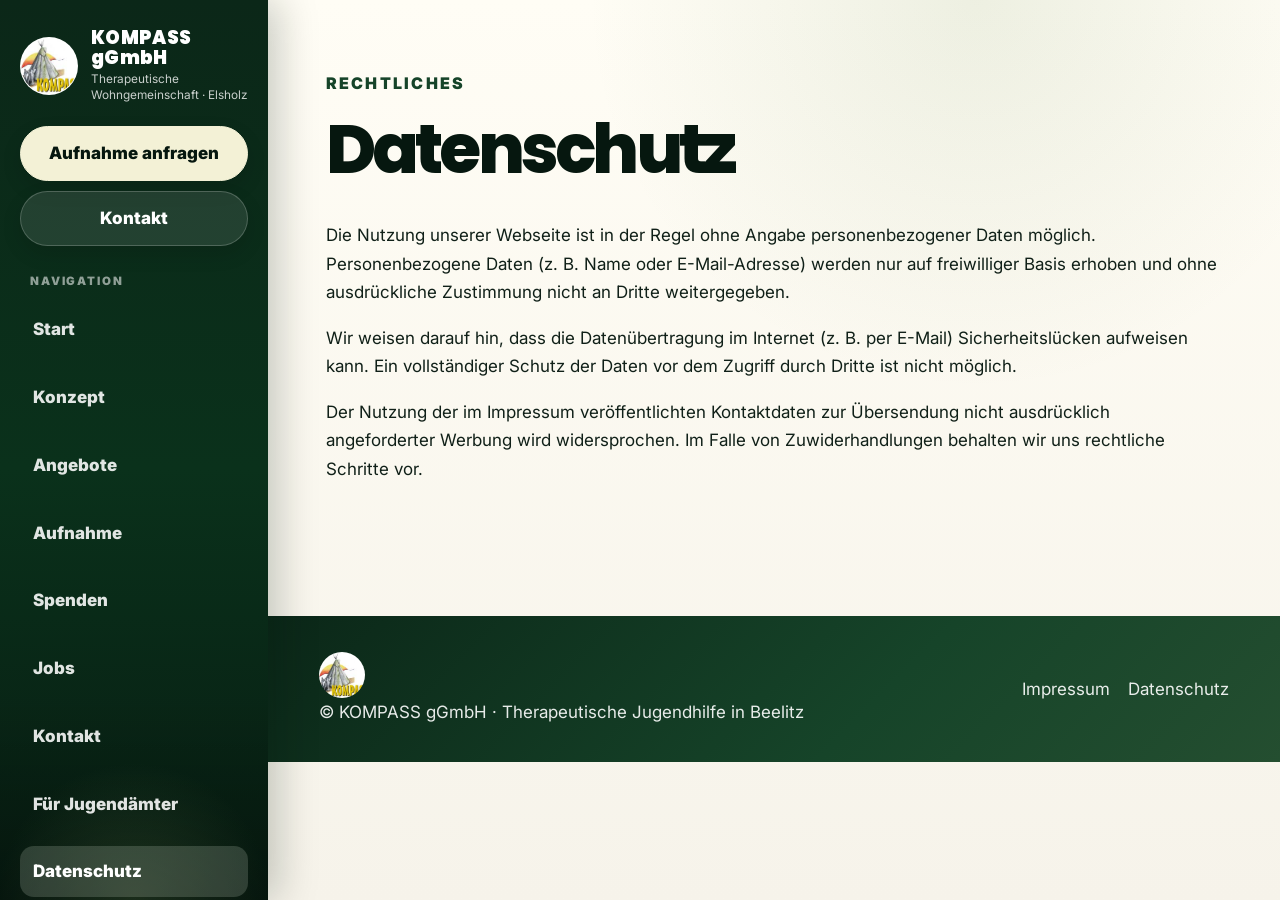
<file: datenschutz.html>
<!DOCTYPE html>

<html lang="de">
<head>
<meta charset="utf-8"/><meta content="width=device-width,initial-scale=1.0" name="viewport"/>
<title>Datenschutz – KOMPASS gGmbH</title>
<link href="https://fonts.googleapis.com" rel="preconnect"/>
<link href="https://fonts.googleapis.com/css2?family=Inter:wght@300;400;500;600&amp;family=Poppins:wght@500;600;700&amp;display=swap" rel="stylesheet"/>
<link href="/style.css" rel="stylesheet"/></head>
<body>
<div class="layout">
<aside class="sidebar"> <div class="brand"> <div class="brand-logo"><img alt="KOMPASS Logo" src="/assets/logo.jpg"/></div> <div> <div class="brand-name">KOMPASS gGmbH</div> <div class="brand-sub">Therapeutische Wohngemeinschaft · Elsholz</div> </div> </div> <button class="btn mobile-toggle" id="navToggle" type="button">☰ Menü</button> <div class="cta"> <a class="btn primary" href="/aufnahme.html">Aufnahme anfragen</a> <a class="btn" href="/kontakt.html">Kontakt</a> </div> <nav class="nav" id="nav"><div class="nav-title">Navigation</div><ul><li><a href="/index.html">Start</a></li><li><a href="/konzept.html">Konzept</a></li><li><a href="/angebote.html">Angebote</a></li><li><a href="/aufnahme.html">Aufnahme</a></li><li><a href="/spenden.html">Spenden</a></li><li><a href="/jobs.html">Jobs</a></li><li><a href="/kontakt.html">Kontakt</a></li><li><a href="/jugendaemter.html">Für Jugendämter</a></li><li><a class="active" href="/datenschutz.html">Datenschutz</a></li><li><a href="/impressum.html">Impressum</a></li></ul></nav> <div class="sidebar-footer"> <strong>Adresse</strong><br/> Elsholzer Ausbau 2 · 14547 Beelitz<br/> Tel: 033204 61835<br/> <a class="ig-pill" href="https://www.instagram.com/kompass_ggmbh" rel="noopener" target="_blank"> <span class="icon"></span><span>@kompass_ggmbh</span> </a> </div> </aside>
<div class="main">
<div class="page no-margin page-narrow">
<div><div class="section-label">Rechtliches</div>
<h1>Datenschutz</h1>
<div class="card">
<p>Die Nutzung unserer Webseite ist in der Regel ohne Angabe personenbezogener Daten möglich. Personenbezogene Daten (z. B. Name oder E-Mail-Adresse) werden nur auf freiwilliger Basis erhoben und ohne ausdrückliche Zustimmung nicht an Dritte weitergegeben.</p>
<p>Wir weisen darauf hin, dass die Datenübertragung im Internet (z. B. per E-Mail) Sicherheitslücken aufweisen kann. Ein vollständiger Schutz der Daten vor dem Zugriff durch Dritte ist nicht möglich.</p>
<p>Der Nutzung der im Impressum veröffentlichten Kontaktdaten zur Übersendung nicht ausdrücklich angeforderter Werbung wird widersprochen. Im Falle von Zuwiderhandlungen behalten wir uns rechtliche Schritte vor.</p>
</div></div>
</div>
<footer class="footer"> <div class="footer-inner"> <div class="footer-left"> <div class="footer-logo"><img alt="KOMPASS Logo klein" src="/assets/logo.jpg"/></div> <div>© KOMPASS gGmbH · Therapeutische Jugendhilfe in Beelitz</div> </div> <div class="footer-links"> <a href="/impressum.html">Impressum</a> <a href="/datenschutz.html">Datenschutz</a> </div> </div> </footer>
</div>
</div>
<script src="/scripts.js"></script></body>
</html>
</file>
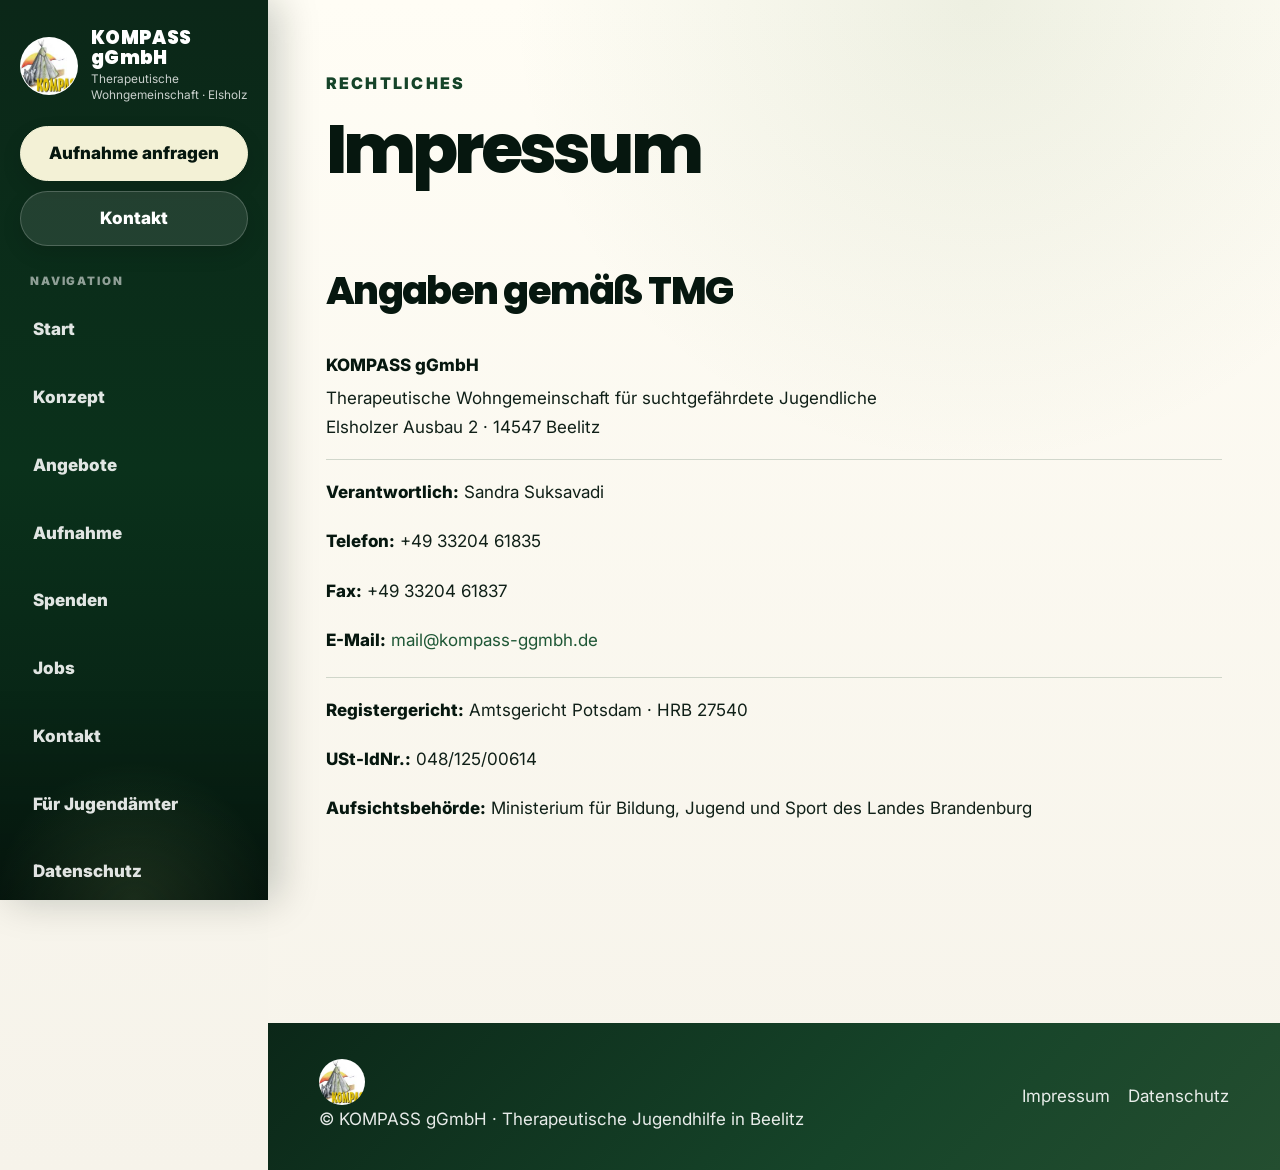
<file: impressum.html>
<!DOCTYPE html>

<html lang="de">
<head>
<meta charset="utf-8"/><meta content="width=device-width,initial-scale=1.0" name="viewport"/>
<title>Impressum – KOMPASS gGmbH</title>
<link href="https://fonts.googleapis.com" rel="preconnect"/>
<link href="https://fonts.googleapis.com/css2?family=Inter:wght@300;400;500;600&amp;family=Poppins:wght@500;600;700&amp;display=swap" rel="stylesheet"/>
<link href="/style.css" rel="stylesheet"/></head>
<body class="inner">
<div class="layout">
<aside class="sidebar"> <div class="brand"> <div class="brand-logo"><img alt="KOMPASS Logo" src="/assets/logo.jpg"/></div> <div> <div class="brand-name">KOMPASS gGmbH</div> <div class="brand-sub">Therapeutische Wohngemeinschaft · Elsholz</div> </div> </div> <button class="btn mobile-toggle" id="navToggle" type="button">☰ Menü</button> <div class="cta"> <a class="btn primary" href="/aufnahme.html">Aufnahme anfragen</a> <a class="btn" href="/kontakt.html">Kontakt</a> </div> <nav class="nav" id="nav"><div class="nav-title">Navigation</div><ul><li><a href="/index.html">Start</a></li><li><a href="/konzept.html">Konzept</a></li><li><a href="/angebote.html">Angebote</a></li><li><a href="/aufnahme.html">Aufnahme</a></li><li><a href="/spenden.html">Spenden</a></li><li><a href="/jobs.html">Jobs</a></li><li><a href="/kontakt.html">Kontakt</a></li><li><a href="/jugendaemter.html">Für Jugendämter</a></li><li><a href="/datenschutz.html">Datenschutz</a></li><li><a class="active" href="/impressum.html">Impressum</a></li></ul></nav> <div class="sidebar-footer"> <strong>Adresse</strong><br/> Elsholzer Ausbau 2 · 14547 Beelitz<br/> Tel: 033204 61835<br/> <a class="ig-pill" href="https://www.instagram.com/kompass_ggmbh" rel="noopener" target="_blank"> <span class="icon"></span><span>@kompass_ggmbh</span> </a> </div> </aside>
<div class="main">
<div class="page no-margin page-narrow">
<div><div class="section-label">Rechtliches</div>
<h1>Impressum</h1>
<div class="section-block">
<h2>Angaben gemäß TMG</h2>
<div class="card mt-16">
<p><strong class="text-strong">KOMPASS gGmbH</strong><br/>Therapeutische Wohngemeinschaft für suchtgefährdete Jugendliche<br/>Elsholzer Ausbau 2 · 14547 Beelitz</p>
<hr class="divider"/>
<p><strong class="text-strong">Verantwortlich:</strong> Sandra Suksavadi</p>
<p><strong class="text-strong">Telefon:</strong> +49 33204 61835</p>
<p><strong class="text-strong">Fax:</strong> +49 33204 61837</p>
<p><strong class="text-strong">E-Mail:</strong> <a href="mailto:mail@kompass-ggmbh.de">mail@kompass-ggmbh.de</a></p>
<hr class="divider"/>
<p><strong class="text-strong">Registergericht:</strong> Amtsgericht Potsdam · HRB 27540</p>
<p><strong class="text-strong">USt-IdNr.:</strong> 048/125/00614</p>
<p><strong class="text-strong">Aufsichtsbehörde:</strong> Ministerium für Bildung, Jugend und Sport des Landes Brandenburg</p>
</div>
</div></div>
</div>
<footer class="footer"> <div class="footer-inner"> <div class="footer-left"> <div class="footer-logo"><img alt="KOMPASS Logo klein" src="/assets/logo.jpg"/></div> <div>© KOMPASS gGmbH · Therapeutische Jugendhilfe in Beelitz</div> </div> <div class="footer-links"> <a href="/impressum.html">Impressum</a> <a href="/datenschutz.html">Datenschutz</a> </div> </div> </footer>
</div>
</div>
<script src="/scripts.js"></script></body>
</html>
</file>
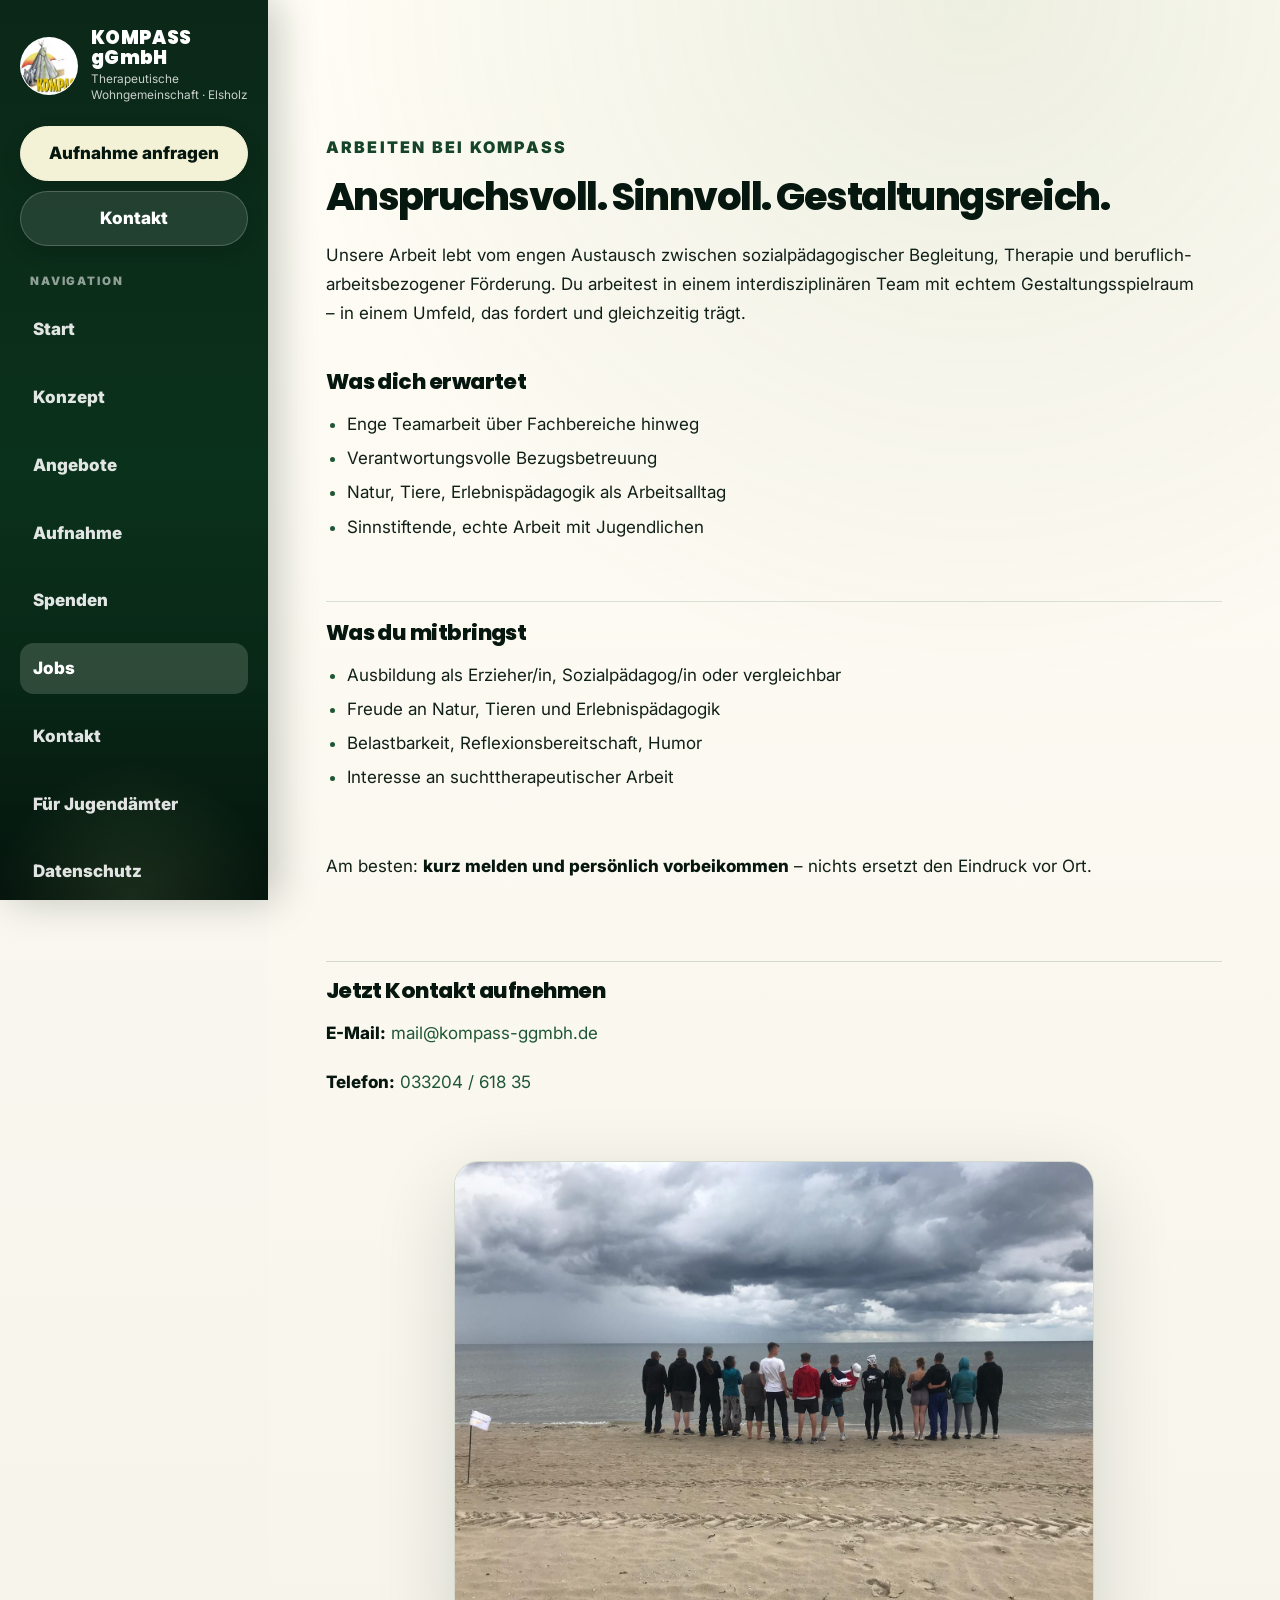
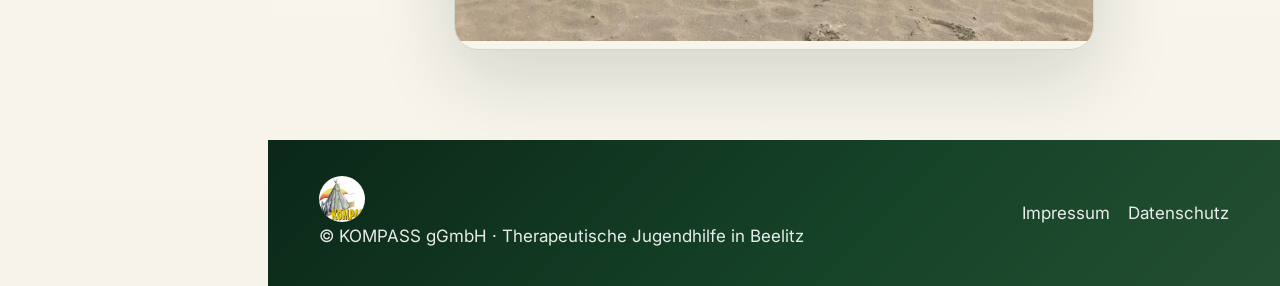
<file: jobs.html>
<!DOCTYPE html>

<html lang="de">
<head>
<meta charset="utf-8"/><meta content="width=device-width,initial-scale=1.0" name="viewport"/>
<title>Jobs – KOMPASS gGmbH</title>
<link href="https://fonts.googleapis.com" rel="preconnect"/>
<link href="https://fonts.googleapis.com/css2?family=Inter:wght@300;400;500;600&amp;family=Poppins:wght@500;600;700&amp;display=swap" rel="stylesheet"/>
<link href="/style.css" rel="stylesheet"/></head>
<body>
<div class="layout">
<aside class="sidebar"> <div class="brand"> <div class="brand-logo"><img alt="KOMPASS Logo" src="/assets/logo.jpg"/></div> <div> <div class="brand-name">KOMPASS gGmbH</div> <div class="brand-sub">Therapeutische Wohngemeinschaft · Elsholz</div> </div> </div> <button class="btn mobile-toggle" id="navToggle" type="button">☰ Menü</button> <div class="cta"> <a class="btn primary" href="/aufnahme.html">Aufnahme anfragen</a> <a class="btn" href="/kontakt.html">Kontakt</a> </div> <nav class="nav" id="nav"><div class="nav-title">Navigation</div><ul><li><a href="/index.html">Start</a></li><li><a href="/konzept.html">Konzept</a></li><li><a href="/angebote.html">Angebote</a></li><li><a href="/aufnahme.html">Aufnahme</a></li><li><a href="/spenden.html">Spenden</a></li><li><a class="active" href="/jobs.html">Jobs</a></li><li><a href="/kontakt.html">Kontakt</a></li><li><a href="/jugendaemter.html">Für Jugendämter</a></li><li><a href="/datenschutz.html">Datenschutz</a></li><li><a href="/impressum.html">Impressum</a></li></ul></nav> <div class="sidebar-footer"> <strong>Adresse</strong><br/> Elsholzer Ausbau 2 · 14547 Beelitz<br/> Tel: 033204 61835<br/> <a class="ig-pill" href="https://www.instagram.com/kompass_ggmbh" rel="noopener" target="_blank"> <span class="icon"></span><span>@kompass_ggmbh</span> </a> </div> </aside>
<div class="main">
<div class="page no-margin page-narrow">
<div class="content-with-aside"><div><div class="section-block">
<div class="section-label">Arbeiten bei KOMPASS</div>
<h2>Anspruchsvoll. Sinnvoll. Gestaltungsreich.</h2>
<p>Unsere Arbeit lebt vom engen Austausch zwischen sozialpädagogischer Begleitung, Therapie und beruflich-arbeitsbezogener Förderung. Du arbeitest in einem interdisziplinären Team mit echtem Gestaltungsspielraum – in einem Umfeld, das fordert und gleichzeitig trägt.</p>
<div class="card-grid">
<div class="card"><h3>Was dich erwartet</h3>
<ul>
<li>Enge Teamarbeit über Fachbereiche hinweg</li>
<li>Verantwortungsvolle Bezugsbetreuung</li>
<li>Natur, Tiere, Erlebnispädagogik als Arbeitsalltag</li>
<li>Sinnstiftende, echte Arbeit mit Jugendlichen</li>
</ul>
</div>
<div class="card"><h3>Was du mitbringst</h3>
<ul>
<li>Ausbildung als Erzieher/in, Sozialpädagog/in oder vergleichbar</li>
<li>Freude an Natur, Tieren und Erlebnispädagogik</li>
<li>Belastbarkeit, Reflexionsbereitschaft, Humor</li>
<li>Interesse an suchttherapeutischer Arbeit</li>
</ul>
</div>
</div>
<div class="highlight">
      Am besten: <strong>kurz melden und persönlich vorbeikommen</strong> – nichts ersetzt den Eindruck vor Ort.
    </div>
</div>
<div class="contact-box">
<h3>Jetzt Kontakt aufnehmen</h3>
<p><strong class="text-strong">E-Mail:</strong> <a href="mailto:mail@kompass-ggmbh.de">mail@kompass-ggmbh.de</a></p>
<p><strong class="text-strong">Telefon:</strong> <a href="tel:+493320461835">033204 / 618 35</a></p>
</div></div><div class="sticky-aside"><div class="side-photo"><img alt="KOMPASS" src="[data-uri]"/></div></div></div>
</div>
<footer class="footer"> <div class="footer-inner"> <div class="footer-left"> <div class="footer-logo"><img alt="KOMPASS Logo klein" src="/assets/logo.jpg"/></div> <div>© KOMPASS gGmbH · Therapeutische Jugendhilfe in Beelitz</div> </div> <div class="footer-links"> <a href="/impressum.html">Impressum</a> <a href="/datenschutz.html">Datenschutz</a> </div> </div> </footer>
</div>
</div>
<script src="/scripts.js"></script></body>
</html>
</file>
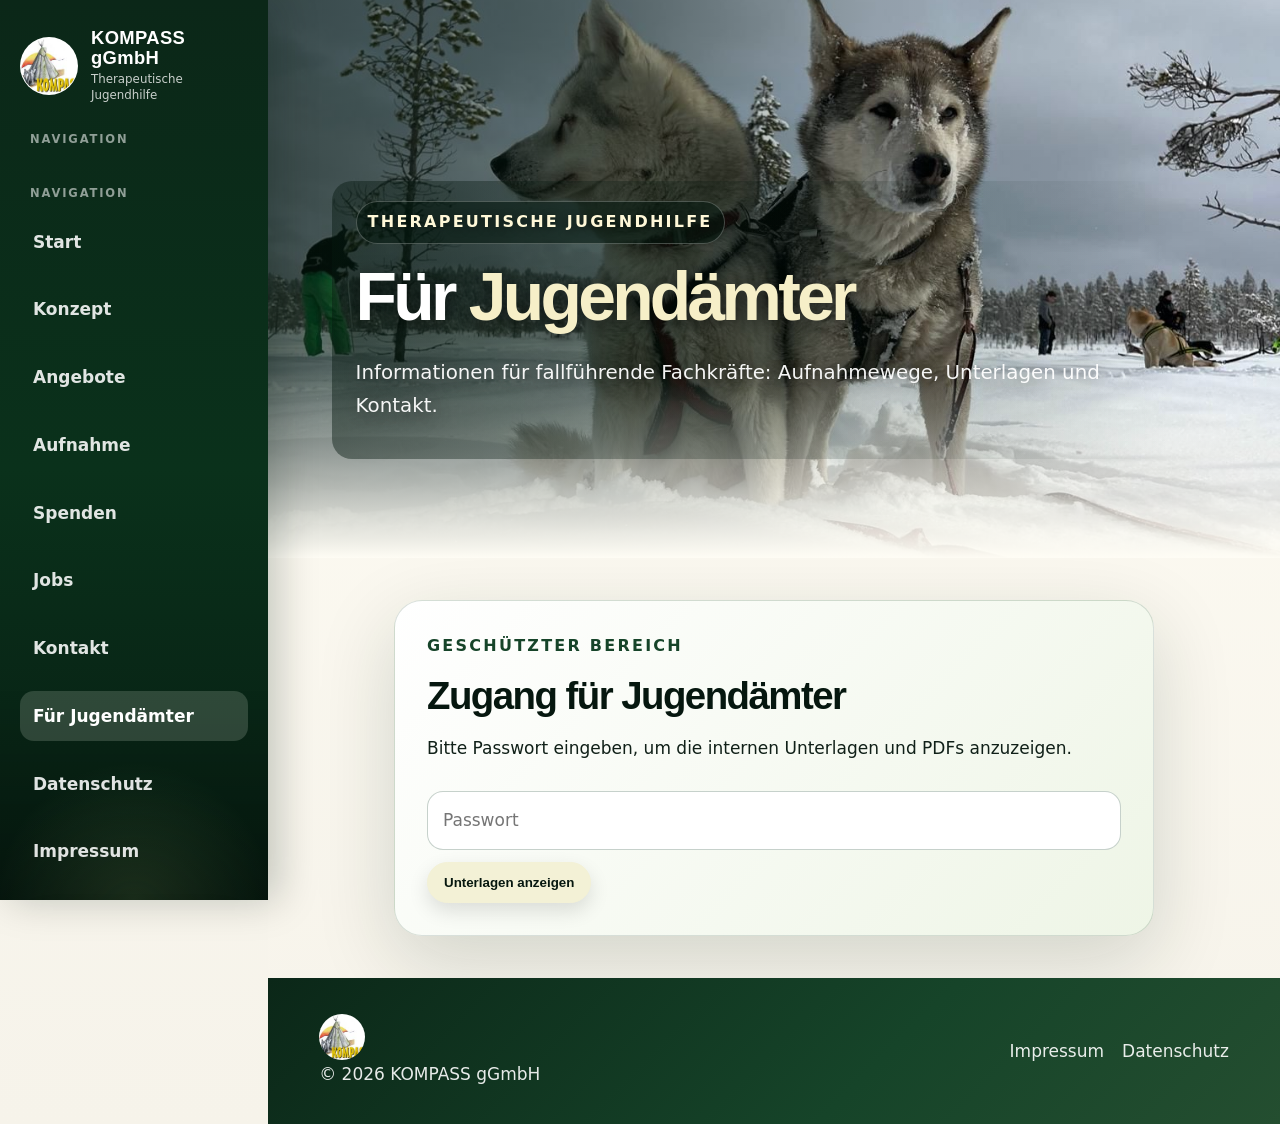
<file: jugendaemter.html>
<!DOCTYPE html>

<html lang="de">
<head>
<meta charset="utf-8"/>
<meta content="width=device-width, initial-scale=1" name="viewport"/>
<title>KOMPASS gGmbH – Für Jugendämter</title>
<meta content="index, follow" name="robots"/>
<!-- Fonts (<link href="https://fonts.googleapis.com" rel="preconnect"/>
<link crossorigin="" href="https://fonts.gstatic.com" rel="preconnect"/>
<link href="https://fonts.googleapis.com/css2?family=Inter:wght@400;500;600;700&amp;family=Poppins:wght@600;700&amp;display=swap" rel="stylesheet"/>
<!-- Main stylesheet -->
<link href="/style.css" rel="stylesheet"/></head>
<body class="protected-page">
<div class="layout">
<aside class="sidebar">
<div class="brand">
<div class="brand-logo">
<img alt="KOMPASS" src="/assets/logo.jpg"/>
</div>
<div>
<div class="brand-name">KOMPASS gGmbH</div>
<div class="brand-sub">Therapeutische Jugendhilfe</div>
</div>
</div>
<div class="nav-title">Navigation</div>
<nav class="nav" id="nav"><div class="nav-title">Navigation</div><ul><li><a href="/index.html">Start</a></li><li><a href="/konzept.html">Konzept</a></li><li><a href="/angebote.html">Angebote</a></li><li><a href="/aufnahme.html">Aufnahme</a></li><li><a href="/spenden.html">Spenden</a></li><li><a href="/jobs.html">Jobs</a></li><li><a href="/kontakt.html">Kontakt</a></li><li><a class="active" href="/jugendaemter.html">Für Jugendämter</a></li><li><a href="/datenschutz.html">Datenschutz</a></li><li><a href="/impressum.html">Impressum</a></li></ul></nav>
<div class="cta">
<a class="btn primary" href="/kontakt.html">Kontakt aufnehmen</a>
<a class="btn" href="/aufnahme.html">Aufnahme anfragen</a>
</div>
<div class="sidebar-footer">
<div>KOMPASS gGmbH</div>
<a class="ig-pill" href="#" onclick="return false;"><span class="icon"></span> Instagram</a>
</div>
</aside>
<main class="main">
<header class="hero">
<div class="hero-inner">
<div class="hero-kicker">Therapeutische Jugendhilfe</div>
<h1 class="hero-title">Für <span>Jugendämter</span></h1>
<p class="hero-sub">Informationen für fallführende Fachkräfte: Aufnahmewege, Unterlagen und Kontakt.</p>
</div>
</header>
<div class="protected-gate" id="accessGate">
<div class="kicker">Geschützter Bereich</div>
<h2>Zugang für Jugendämter</h2>
<p>Bitte Passwort eingeben, um die internen Unterlagen und PDFs anzuzeigen.</p>
<form id="passwordForm">
<input autocomplete="current-password" id="passwordInput" placeholder="Passwort" type="password"/>
<button class="btn primary" type="submit">Unterlagen anzeigen</button>
<p class="error" id="passwordError">Das Passwort ist nicht korrekt.</p>
</form>
</div><div class="page protected-content locked" id="protectedContent">
<section class="section visible">
<div class="kicker">Übersicht</div>
<h2>So arbeiten wir mit Jugendämtern zusammen</h2>
<p>
            Diese Seite ist als kompakte Anlaufstelle gedacht. Inhalte können wir jederzeit an eure internen Anforderungen anpassen
            (z. B. bestimmte Paragrafen, regionale Zuständigkeiten, Abläufe, Fristen, Datenschutz-Hinweise).
          </p>
<div class="callout">
<strong>Direkter Weg:</strong> Für Rückfragen oder Fallanfragen nutzt bitte die Kontaktseite.
            <div class="btnrow">
<a class="btn primary" href="/kontakt.html">Kontakt</a>
<a class="btn" href="/aufnahme.html">Aufnahme</a>
</div>
</div>
<div class="cards">
<div class="card">
<h3>Aufnahmeprozess</h3>
<p>Kurzer Überblick über Indikation, Anfrage, Vorgespräch und Start der Hilfe.</p>
</div>
<div class="card">
<h3>Unterlagen</h3>
<p>Hier können wir die relevanten Dokumente verlinken (z. B. Aufnahmebogen, Leistungsbeschreibung, Vereinbarungen).</p>
</div>
<div class="card">
<h3>Kooperation &amp; Berichtswesen</h3>
<p>Abstimmungswege, Hilfeplangespräche, Zwischenberichte und Dokumentation.</p>
</div>
</div>
<div class="callout mt-16">
<strong>Hinweis:</strong> Wenn ihr möchtet, kann ich auf dieser Seite automatisch eine Liste eurer PDFs einblenden (wie bei <code>internal.html</code>)
            – öffentlich oder nur intern.
          </div>
</section>
<section class="section visible" id="pdfUnterlagen"><div class="kicker">PDF-Unterlagen</div><h2>Downloads für Jugendämter</h2><p>Alle vorhandenen Unterlagen sind hier gesammelt.</p><div class="pdf-list"><a href="/01-traegerinfo-fuer-kue-an-ja.pdf" rel="noopener" target="_blank">01-traegerinfo-fuer-kue-an-ja.pdf</a><a href="/02%20Konzeption%20gGmbH-Stand%2027.09.2023.pdf" rel="noopener" target="_blank">02 Konzeption gGmbH-Stand 27.09.2023.pdf</a><a href="/03%20Leistungsbeschreibung%20gGmbH%20Stand%2021.07.2023.pdf" rel="noopener" target="_blank">03 Leistungsbeschreibung gGmbH Stand 21.07.2023.pdf</a><a href="/04%20Betriebserlaubnis%20ab%2026.10.2023.pdf" rel="noopener" target="_blank">04 Betriebserlaubnis ab 26.10.2023.pdf</a><a href="/05-geschaeftsanweisung-2020-1.pdf" rel="noopener" target="_blank">05-geschaeftsanweisung-2020-1.pdf</a><a href="/06%20Entgeltvereinbarung%20ab%2005.2025%20bis%2003.2026.pdf" rel="noopener" target="_blank">06 Entgeltvereinbarung ab 05.2025 bis 03.2026.pdf</a><a href="/07%20Gewaltschutzkonzept%20Kompass%20Stand-%2027.09.2023.pdf" rel="noopener" target="_blank">07 Gewaltschutzkonzept Kompass Stand- 27.09.2023.pdf</a><a href="/08-entgeltvereinbarung-ks-fls-nichtschueler.pdf" rel="noopener" target="_blank">08-entgeltvereinbarung-ks-fls-nichtschueler.pdf</a><a href="/09%20Entgeltvereinbarung%20KS%20Nachsorge.pdf" rel="noopener" target="_blank">09 Entgeltvereinbarung KS Nachsorge.pdf</a><a href="/Aufnahmebogen_ab_10_23.pdf" rel="noopener" target="_blank">Aufnahmebogen_ab_10_23.pdf</a></div></section></div>
<footer class="footer">
<div class="footer-inner">
<div class="footer-left">
<div class="footer-logo">
<img alt="KOMPASS" src="/assets/logo.jpg"/>
</div>
<div>© 2026 KOMPASS gGmbH</div>
</div>
<div class="footer-links">
<a href="/impressum.html">Impressum</a>
<a href="/datenschutz.html">Datenschutz</a>
</div>
</div>
</footer>
</main>
</div>

<script src="/scripts.js"></script></body>
</html>
</file>
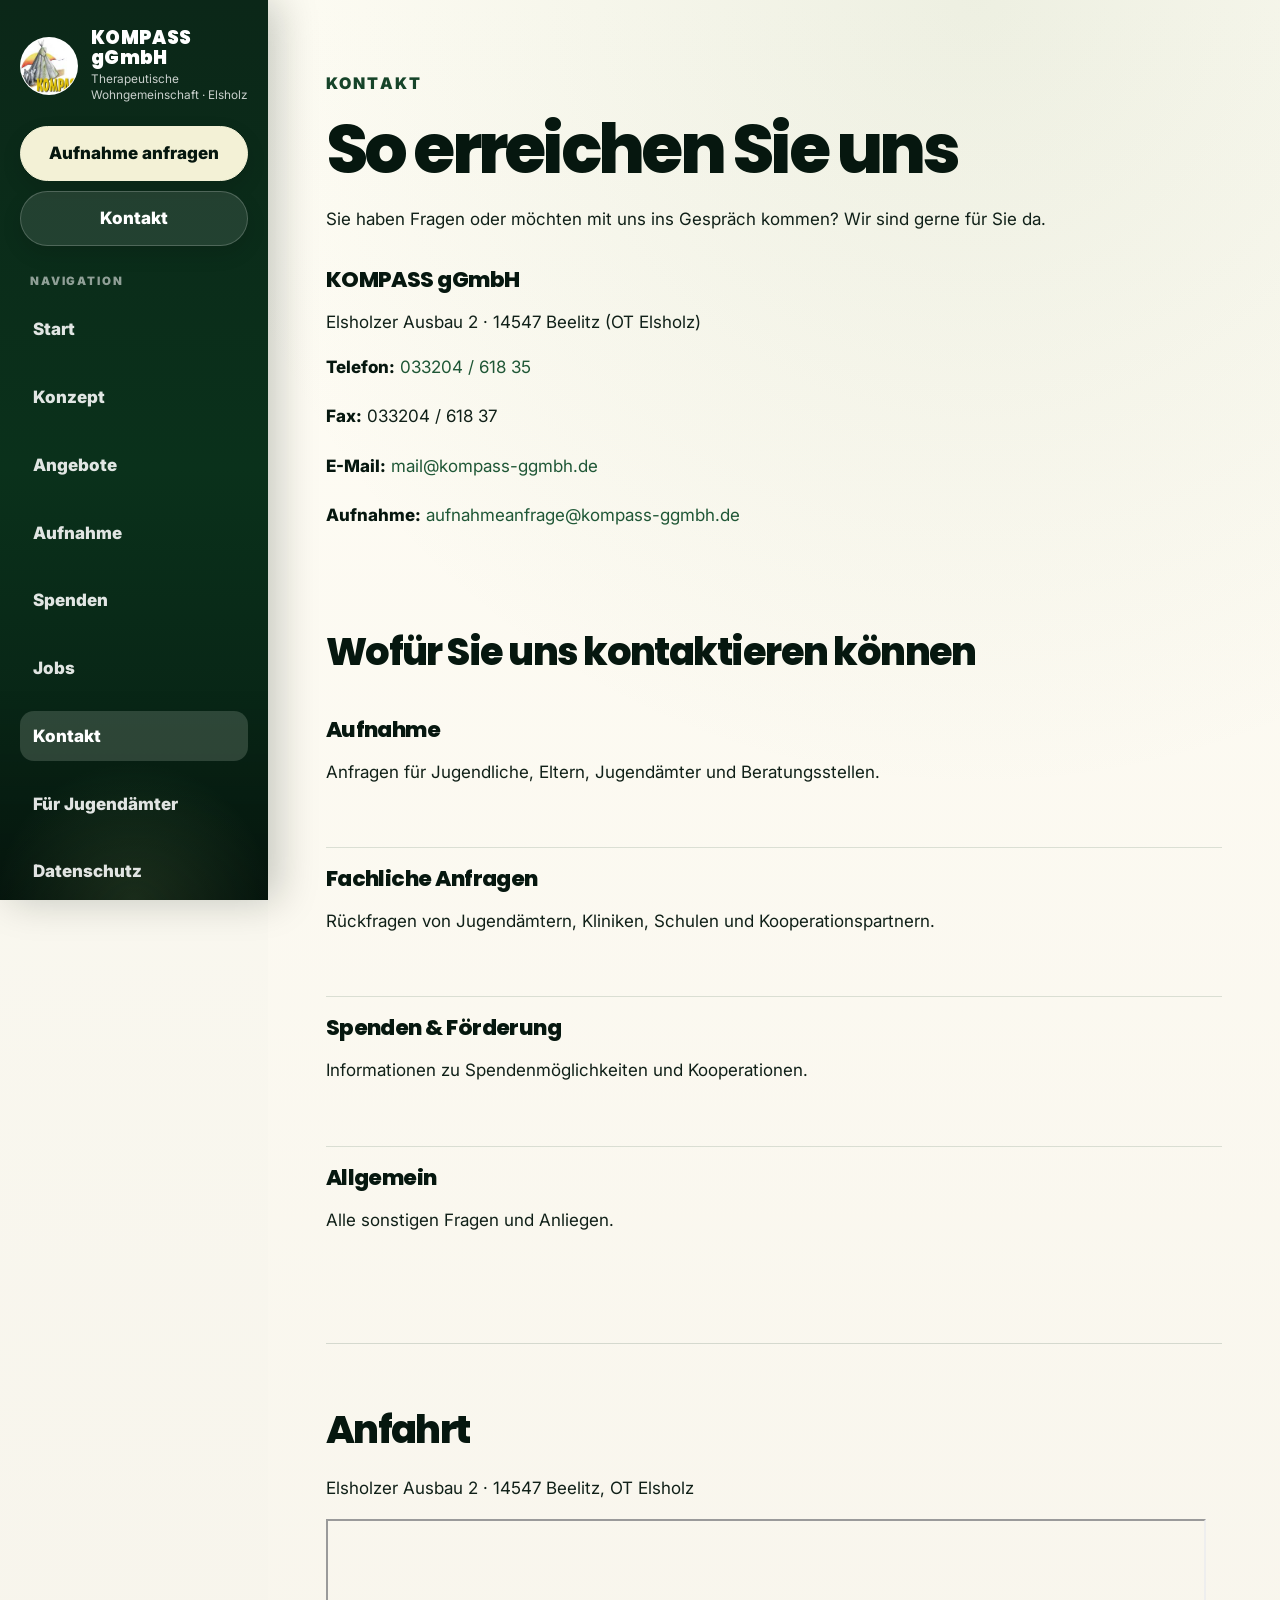
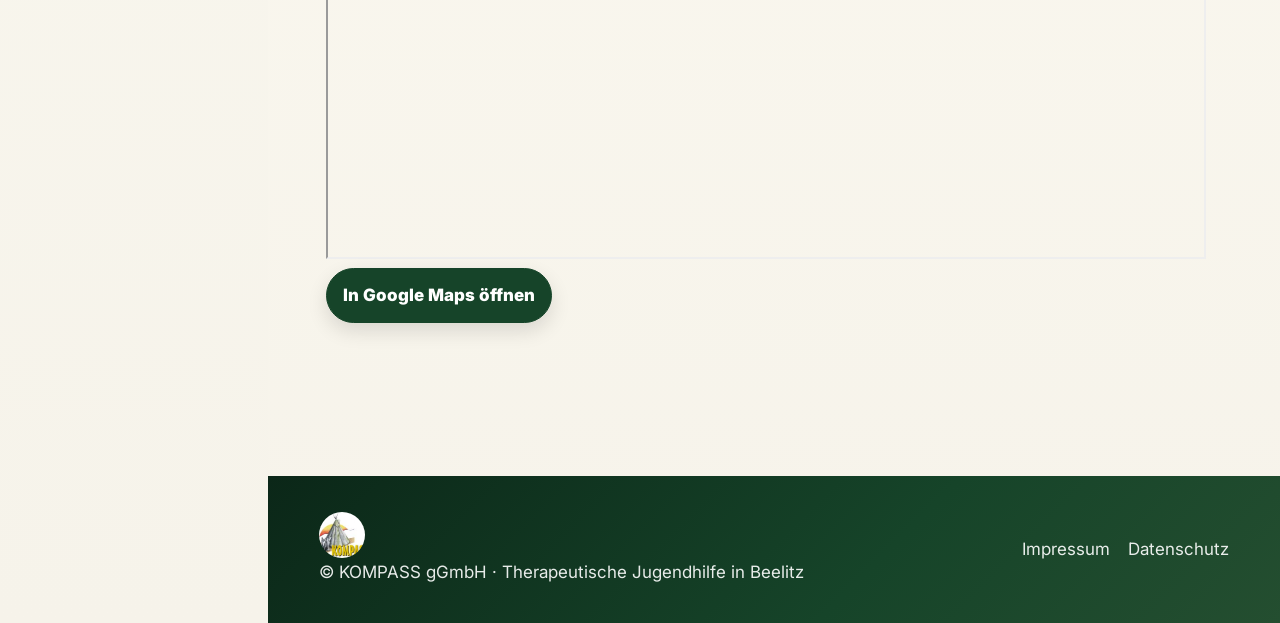
<file: kontakt.html>
<!DOCTYPE html>

<html lang="de">
<head>
<meta charset="utf-8"/><meta content="width=device-width,initial-scale=1.0" name="viewport"/>
<title>Kontakt – KOMPASS gGmbH</title>
<link href="https://fonts.googleapis.com" rel="preconnect"/>
<link href="https://fonts.googleapis.com/css2?family=Inter:wght@300;400;500;600&amp;family=Poppins:wght@500;600;700&amp;display=swap" rel="stylesheet"/>
<link href="/style.css" rel="stylesheet"/></head>
<body>
<div class="layout">
<aside class="sidebar"> <div class="brand"> <div class="brand-logo"><img alt="KOMPASS Logo" src="/assets/logo.jpg"/></div> <div> <div class="brand-name">KOMPASS gGmbH</div> <div class="brand-sub">Therapeutische Wohngemeinschaft · Elsholz</div> </div> </div> <button class="btn mobile-toggle" id="navToggle" type="button">☰ Menü</button> <div class="cta"> <a class="btn primary" href="/aufnahme.html">Aufnahme anfragen</a> <a class="btn" href="/kontakt.html">Kontakt</a> </div> <nav class="nav" id="nav"><div class="nav-title">Navigation</div><ul><li><a href="/index.html">Start</a></li><li><a href="/konzept.html">Konzept</a></li><li><a href="/angebote.html">Angebote</a></li><li><a href="/aufnahme.html">Aufnahme</a></li><li><a href="/spenden.html">Spenden</a></li><li><a href="/jobs.html">Jobs</a></li><li><a class="active" href="/kontakt.html">Kontakt</a></li><li><a href="/jugendaemter.html">Für Jugendämter</a></li><li><a href="/datenschutz.html">Datenschutz</a></li><li><a href="/impressum.html">Impressum</a></li></ul></nav> <div class="sidebar-footer"> <strong>Adresse</strong><br/> Elsholzer Ausbau 2 · 14547 Beelitz<br/> Tel: 033204 61835<br/> <a class="ig-pill" href="https://www.instagram.com/kompass_ggmbh" rel="noopener" target="_blank"> <span class="icon"></span><span>@kompass_ggmbh</span> </a> </div> </aside>
<div class="main">
<div class="page no-margin page-narrow">
<div><div class="section-label">Kontakt</div>
<h1>So erreichen Sie uns</h1>
<p>Sie haben Fragen oder möchten mit uns ins Gespräch kommen? Wir sind gerne für Sie da.</p>
<div class="contact-box">
<h3>KOMPASS gGmbH</h3>
<p>Elsholzer Ausbau 2 · 14547 Beelitz (OT Elsholz)</p>
<p><strong class="text-strong">Telefon:</strong> <a href="tel:+493320461835">033204 / 618 35</a></p>
<p><strong class="text-strong">Fax:</strong> 033204 / 618 37</p>
<p><strong class="text-strong">E-Mail:</strong> <a href="mailto:mail@kompass-ggmbh.de">mail@kompass-ggmbh.de</a></p>
<p><strong class="text-strong">Aufnahme:</strong> <a href="mailto:aufnahmeanfrage@kompass-ggmbh.de">aufnahmeanfrage@kompass-ggmbh.de</a></p>
</div>
<div class="section-block">
<h2>Wofür Sie uns kontaktieren können</h2>
<div class="card-grid mt-16">
<div class="card"><h3>Aufnahme</h3><p>Anfragen für Jugendliche, Eltern, Jugendämter und Beratungsstellen.</p></div>
<div class="card"><h3>Fachliche Anfragen</h3><p>Rückfragen von Jugendämtern, Kliniken, Schulen und Kooperationspartnern.</p></div>
<div class="card"><h3>Spenden &amp; Förderung</h3><p>Informationen zu Spendenmöglichkeiten und Kooperationen.</p></div>
<div class="card"><h3>Allgemein</h3><p>Alle sonstigen Fragen und Anliegen.</p></div>
</div>
</div>
<div class="section-block">
<h2>Anfahrt</h2>
<p>Elsholzer Ausbau 2 · 14547 Beelitz, OT Elsholz</p>
<div>
<iframe allowfullscreen="" height="340" loading="lazy" src="https://www.google.com/maps/embed?pb=!1m18!1m12!1m3!1d2436.0!2d12.9!3d52.2!2m3!1f0!2f0!3f0!3m2!1i1024!2i768!4f13.1!3m3!1m2!1s0x0%3A0x0!2zElsholzer+Ausbau+2%2C+14547+Beelitz!5e0!3m2!1sde!2sde!4v1" title="KOMPASS Standort Karte" width="100%">
</iframe>
</div>
<div>
<a class="btn" href="https://www.google.com/maps?q=Elsholzer+Ausbau+2,+14547+Beelitz" rel="noopener" target="_blank">In Google Maps öffnen</a>
</div>
</div></div>
</div>
<footer class="footer"> <div class="footer-inner"> <div class="footer-left"> <div class="footer-logo"><img alt="KOMPASS Logo klein" src="/assets/logo.jpg"/></div> <div>© KOMPASS gGmbH · Therapeutische Jugendhilfe in Beelitz</div> </div> <div class="footer-links"> <a href="/impressum.html">Impressum</a> <a href="/datenschutz.html">Datenschutz</a> </div> </div> </footer>
</div>
</div>
<script src="/scripts.js"></script></body>
</html>
</file>
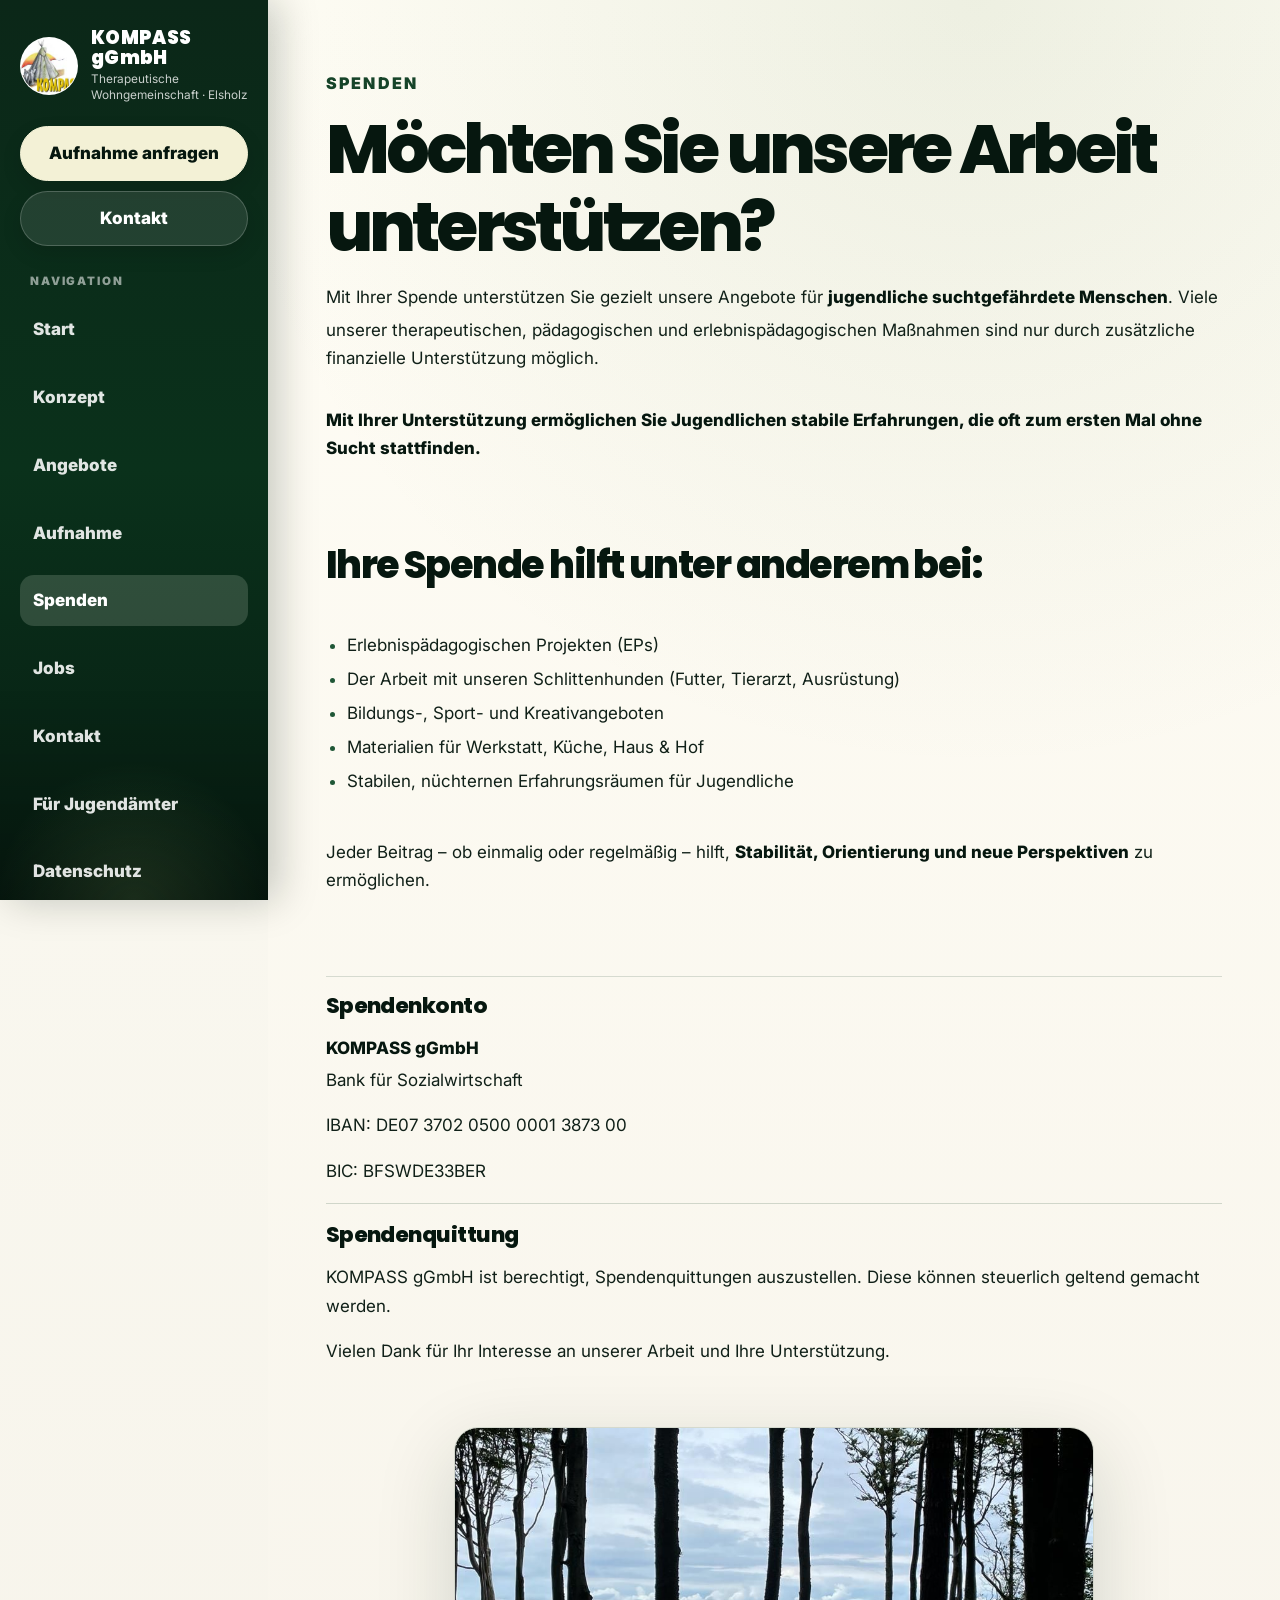
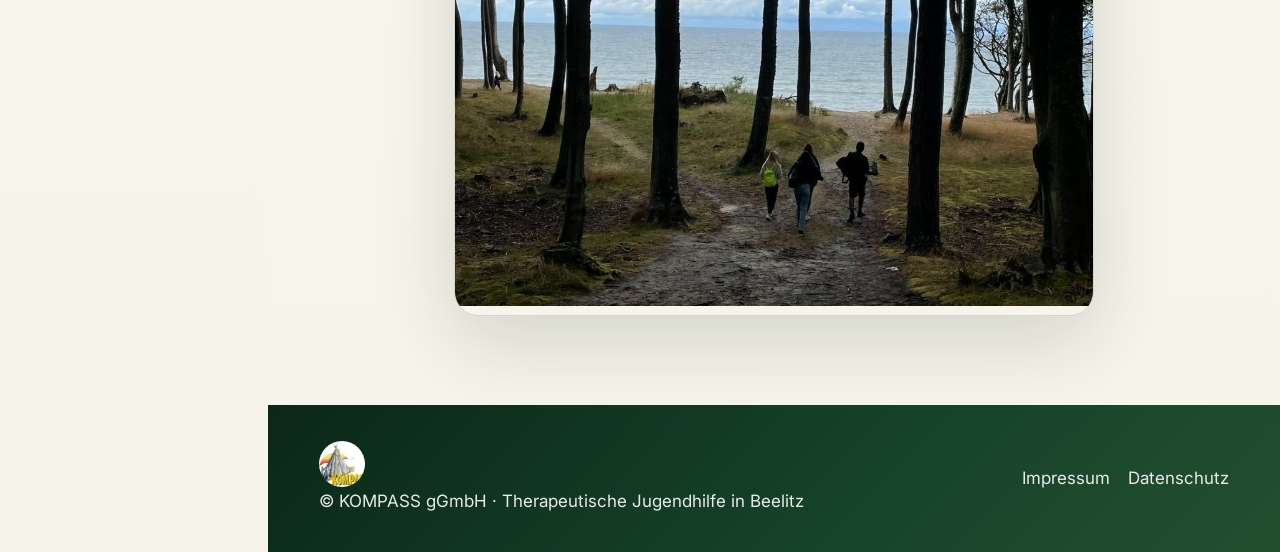
<file: spenden.html>
<!DOCTYPE html>

<html lang="de">
<head>
<meta charset="utf-8"/><meta content="width=device-width,initial-scale=1.0" name="viewport"/>
<title>Spenden – KOMPASS gGmbH</title>
<link href="https://fonts.googleapis.com" rel="preconnect"/>
<link href="https://fonts.googleapis.com/css2?family=Inter:wght@300;400;500;600&amp;family=Poppins:wght@500;600;700&amp;display=swap" rel="stylesheet"/>
<link href="/style.css" rel="stylesheet"/></head>
<body>
<div class="layout">
<aside class="sidebar"> <div class="brand"> <div class="brand-logo"><img alt="KOMPASS Logo" src="/assets/logo.jpg"/></div> <div> <div class="brand-name">KOMPASS gGmbH</div> <div class="brand-sub">Therapeutische Wohngemeinschaft · Elsholz</div> </div> </div> <button class="btn mobile-toggle" id="navToggle" type="button">☰ Menü</button> <div class="cta"> <a class="btn primary" href="/aufnahme.html">Aufnahme anfragen</a> <a class="btn" href="/kontakt.html">Kontakt</a> </div> <nav class="nav" id="nav"><div class="nav-title">Navigation</div><ul><li><a href="/index.html">Start</a></li><li><a href="/konzept.html">Konzept</a></li><li><a href="/angebote.html">Angebote</a></li><li><a href="/aufnahme.html">Aufnahme</a></li><li><a class="active" href="/spenden.html">Spenden</a></li><li><a href="/jobs.html">Jobs</a></li><li><a href="/kontakt.html">Kontakt</a></li><li><a href="/jugendaemter.html">Für Jugendämter</a></li><li><a href="/datenschutz.html">Datenschutz</a></li><li><a href="/impressum.html">Impressum</a></li></ul></nav> <div class="sidebar-footer"> <strong>Adresse</strong><br/> Elsholzer Ausbau 2 · 14547 Beelitz<br/> Tel: 033204 61835<br/> <a class="ig-pill" href="https://www.instagram.com/kompass_ggmbh" rel="noopener" target="_blank"> <span class="icon"></span><span>@kompass_ggmbh</span> </a> </div> </aside>
<div class="main">
<div class="page no-margin page-narrow">
<div class="content-with-aside"><div><div class="section-label">Spenden</div>
<h1>Möchten Sie unsere Arbeit unterstützen?</h1>
<p>Mit Ihrer Spende unterstützen Sie gezielt unsere Angebote für <strong class="text-strong">jugendliche suchtgefährdete Menschen</strong>. Viele unserer therapeutischen, pädagogischen und erlebnispädagogischen Maßnahmen sind nur durch zusätzliche finanzielle Unterstützung möglich.</p>
<div class="highlight">
<strong>Mit Ihrer Unterstützung ermöglichen Sie Jugendlichen stabile Erfahrungen, die oft zum ersten Mal ohne Sucht stattfinden.</strong>
</div>
<div class="section-block">
<h2>Ihre Spende hilft unter anderem bei:</h2>
<div class="card mt-16">
<ul>
<li>Erlebnispädagogischen Projekten (EPs)</li>
<li>Der Arbeit mit unseren Schlittenhunden (Futter, Tierarzt, Ausrüstung)</li>
<li>Bildungs-, Sport- und Kreativangeboten</li>
<li>Materialien für Werkstatt, Küche, Haus &amp; Hof</li>
<li>Stabilen, nüchternen Erfahrungsräumen für Jugendliche</li>
</ul>
</div>
<p class="mt-16">Jeder Beitrag – ob einmalig oder regelmäßig – hilft, <strong>Stabilität, Orientierung und neue Perspektiven</strong> zu ermöglichen.</p>
</div>
<div class="contact-box">
<h3>Spendenkonto</h3>
<p><strong class="text-strong">KOMPASS gGmbH</strong><br/>Bank für Sozialwirtschaft</p>
<p>IBAN: DE07 3702 0500 0001 3873 00</p>
<p>BIC: BFSWDE33BER</p>
<hr class="divider"/>
<h3>Spendenquittung</h3>
<p>KOMPASS gGmbH ist berechtigt, Spendenquittungen auszustellen. Diese können steuerlich geltend gemacht werden.</p>
<p class="mt-16">Vielen Dank für Ihr Interesse an unserer Arbeit und Ihre Unterstützung.</p>
</div></div><div class="sticky-aside"><div class="side-photo"><img alt="KOMPASS" src="[data-uri]"/></div></div></div>
</div>
<footer class="footer"> <div class="footer-inner"> <div class="footer-left"> <div class="footer-logo"><img alt="KOMPASS Logo klein" src="/assets/logo.jpg"/></div> <div>© KOMPASS gGmbH · Therapeutische Jugendhilfe in Beelitz</div> </div> <div class="footer-links"> <a href="/impressum.html">Impressum</a> <a href="/datenschutz.html">Datenschutz</a> </div> </div> </footer>
</div>
</div>
<script src="/scripts.js"></script></body>
</html>
</file>
<file: style.css>
:root{
  --forest-950:#06170f;--forest-900:#0b2718;--forest-850:#10351f;--forest-800:#164429;--forest-700:#1f5736;--forest-600:#2d7047;--moss:#6f8f55;--sage:#dfe7d5;--cream:#f6f3ea;--paper:#fffdf5;--ink:#102018;--muted:#506258;--line:rgba(20,64,38,.16);--card:rgba(255,255,255,.78);--shadow:0 24px 80px rgba(11,39,24,.16);--soft:0 12px 36px rgba(11,39,24,.10);--sidebar:268px;--radius:26px;
}
*{box-sizing:border-box}html{scroll-behavior:smooth}body{margin:0;background:linear-gradient(180deg,#fbfaf2,var(--cream));color:var(--ink);font-family:Inter,system-ui,-apple-system,Segoe UI,sans-serif;font-size:17px;line-height:1.68;overflow-x:hidden}img{max-width:100%;height:auto}a{color:var(--forest-700);text-decoration:none}a:hover{text-decoration:underline}strong{font-weight:800;color:var(--forest-950)}
h1,h2,h3{font-family:Poppins,Inter,sans-serif;color:var(--forest-950);line-height:1.15;margin:0 0 16px;font-weight:800}h1{font-size:clamp(2.4rem,5.3vw,5.25rem);letter-spacing:-.055em}h2{font-size:clamp(1.75rem,3vw,3rem);letter-spacing:-.04em}h3{font-size:clamp(1.18rem,1.7vw,1.55rem);letter-spacing:-.025em}p{margin:0 0 1.05rem}.no-margin{margin:0!important}.kicker,.section-label,.hero-kicker{font-size:.78rem;text-transform:uppercase;letter-spacing:.18em;font-weight:900;color:var(--forest-700);margin-bottom:10px}.heading-tight{margin-bottom:8px!important}
.layout{display:grid;grid-template-columns:var(--sidebar) minmax(0,1fr);min-height:100vh}.sidebar{position:sticky;top:0;align-self:start;height:100vh;background:linear-gradient(180deg,var(--forest-900),#0a311b 52%,#071d12);color:#fff;padding:28px 20px;display:flex;flex-direction:column;gap:22px;box-shadow:10px 0 38px rgba(6,23,15,.22);z-index:20;overflow-y:auto}.sidebar:after{content:"";position:absolute;left:0;right:0;bottom:0;height:210px;background:linear-gradient(0deg,rgba(0,0,0,.28),transparent),radial-gradient(circle at 50% 100%,rgba(111,143,85,.28),transparent 55%);pointer-events:none}.brand{display:flex;align-items:center;gap:13px;position:relative;z-index:1}.brand-logo{width:58px;height:58px;border-radius:50%;overflow:hidden;border:1px solid rgba(255,255,255,.28);background:#fff;flex:0 0 auto}.brand-logo img{width:100%;height:100%;object-fit:cover}.brand-name{font-family:Poppins,sans-serif;font-size:1.15rem;font-weight:900;line-height:1.1;letter-spacing:.02em}.brand-sub{font-size:.74rem;color:rgba(255,255,255,.78);line-height:1.35;margin-top:4px}.cta{display:grid;gap:10px;position:relative;z-index:1}.btn{display:inline-flex;align-items:center;justify-content:center;gap:8px;border-radius:999px;padding:12px 16px;border:1px solid rgba(255,255,255,.20);background:rgba(255,255,255,.10);color:#fff!important;font-weight:850;text-decoration:none!important;box-shadow:0 8px 20px rgba(0,0,0,.12);transition:.18s ease}.btn:hover{transform:translateY(-1px);background:rgba(255,255,255,.16)}.btn.primary{background:#f3f1d6;color:var(--forest-950)!important;border-color:#f3f1d6}.nav{position:relative;z-index:1}.nav-title{font-size:.72rem;letter-spacing:.16em;text-transform:uppercase;color:rgba(255,255,255,.55);font-weight:900;margin:4px 10px 8px}.nav ul{list-style:none;padding:0;margin:0;display:grid;gap:6px}.nav a{display:flex;align-items:center;padding:11px 13px;border-radius:14px;color:rgba(255,255,255,.88)!important;font-weight:850;text-decoration:none!important}.nav a:hover,.nav a.active{background:rgba(223,231,213,.18);color:#fff!important}.sidebar-footer{position:relative;z-index:1;margin-top:auto;font-size:.84rem;color:rgba(255,255,255,.82);line-height:1.55}.ig-pill{margin-top:12px;display:inline-flex;align-items:center;gap:8px;padding:9px 12px;border-radius:999px;background:linear-gradient(45deg,#f58529,#dd2a7b,#8134af,#515bd4);color:white!important;font-weight:900;text-decoration:none!important}.mobile-toggle{display:none}
.main{min-width:0;background:radial-gradient(circle at 70% 0%,rgba(111,143,85,.12),transparent 34%),linear-gradient(180deg,#fffdf5 0%,#f6f3ea 100%)}.hero{position:relative;min-height:62vh;padding:clamp(86px,12vh,136px) clamp(26px,7vw,92px) clamp(74px,11vh,130px);display:flex;align-items:flex-end;background:linear-gradient(90deg,rgba(6,23,15,.84) 0%,rgba(6,23,15,.56) 42%,rgba(6,23,15,.08) 76%),url('/assets/hero.jpg') center/cover no-repeat;overflow:hidden}.hero:after{content:"";position:absolute;left:0;right:0;bottom:-1px;height:34%;background:linear-gradient(0deg,#fffdf5 0%,rgba(255,253,245,0) 100%)}.hero-inner{position:relative;z-index:1;max-width:850px}.hero .hero-kicker{color:#edf5df;text-shadow:0 2px 14px rgba(0,0,0,.35)}.hero-title{color:white;text-shadow:0 6px 28px rgba(0,0,0,.45);margin-bottom:20px}.hero-title span{color:#f6efc8}.hero-sub{font-size:clamp(1.05rem,1.55vw,1.28rem);max-width:790px;color:rgba(255,255,255,.95);text-shadow:0 2px 18px rgba(0,0,0,.45)}
.page{max-width:1120px;margin:0 auto;padding:clamp(38px,5.5vw,78px) clamp(22px,4.5vw,58px) clamp(58px,7vw,96px)}.page-narrow{max-width:1040px}.section,.section-block{padding:clamp(28px,4.8vw,58px) 0;border-bottom:1px solid var(--line)}.section:first-child,.section-block:first-child{padding-top:0}.section:last-child,.section-block:last-child{border-bottom:0}.content-with-aside{display:block!important}.side-photo{display:block;margin:28px auto 0;max-width:640px;border-radius:24px;overflow:hidden;box-shadow:var(--shadow);border:1px solid var(--line)}
.grid,.features-grid,.cards,.card-grid,.steps,.stats,.values,.downloads,.pdf-list{display:grid!important;grid-template-columns:1fr!important;gap:18px!important;max-width:900px;margin:24px auto 0!important}.grid>*{min-width:0}.card,.pad,.mini,.callout,.phase,.download-card,.pdf-list a{background:linear-gradient(135deg,rgba(255,255,255,.92),rgba(242,246,235,.78));border:1px solid rgba(20,64,38,.13);border-radius:var(--radius);box-shadow:var(--soft);padding:24px 28px;color:var(--ink)}.card:hover,.download-card:hover,.pdf-list a:hover{transform:translateY(-2px);box-shadow:var(--shadow);text-decoration:none}.features-grid .card{position:relative;padding-left:86px;min-height:112px}.features-grid .card:before{content:"✦";position:absolute;left:24px;top:25px;width:42px;height:42px;border-radius:50%;display:grid;place-items:center;background:linear-gradient(135deg,var(--forest-800),var(--forest-600));color:#fff;font-size:1.25rem;box-shadow:0 10px 20px rgba(11,39,24,.22)}.features-grid .card:nth-child(1):before{content:"🐾"}.features-grid .card:nth-child(2):before{content:"🧠"}.features-grid .card:nth-child(3):before{content:"🌲"}.features-grid .card:nth-child(4):before{content:"🎓"}.features-grid .card:nth-child(5):before{content:"🤝"}.features-grid .card:nth-child(6):before{content:"🧭"}.callout{border-left:6px solid var(--forest-600)}.btnrow{display:flex;gap:12px;flex-wrap:wrap;margin-top:18px}.page .btn{background:var(--forest-800);border-color:var(--forest-800);color:white!important}.page .btn.primary{background:#efeac8;color:var(--forest-950)!important;border-color:#efeac8}
ul,ol{padding-left:1.35rem;margin:0 0 1rem}li{margin:.35rem 0}.main ol{counter-reset:none;list-style:decimal}.main ul{list-style:disc}.main li::marker{color:var(--forest-700);font-weight:900}.section-block>div:not([class]),.section-block>p,.section-block>ul,.section-block>ol{max-width:880px}.section-block hr,hr{border:0;border-top:1px solid var(--line);margin:24px 0}.section-block table{width:100%;border-collapse:separate;border-spacing:0 12px}.section-block td,.section-block th{padding:16px 18px;background:rgba(255,255,255,.72);border-top:1px solid var(--line);border-bottom:1px solid var(--line)}.section-block td:first-child,.section-block th:first-child{border-left:1px solid var(--line);border-radius:18px 0 0 18px;font-weight:800}.section-block td:last-child,.section-block th:last-child{border-right:1px solid var(--line);border-radius:0 18px 18px 0}
.instagram-section{border-bottom:0;text-align:center}.instagram-card{max-width:900px;margin:0 auto;background:linear-gradient(135deg,#fff,#eef5e6);border:1px solid rgba(20,64,38,.14);border-radius:32px;padding:34px 28px;box-shadow:var(--shadow)}.instagram-card p{max-width:680px;margin:0 auto 18px}.instagram-big{display:inline-flex;align-items:center;justify-content:center;gap:10px;padding:16px 28px;border-radius:999px;background:linear-gradient(45deg,#f58529,#feda77,#dd2a7b,#8134af,#515bd4);color:white!important;font-weight:950;font-size:1.08rem;text-decoration:none!important;box-shadow:0 18px 40px rgba(129,52,175,.27)}.instagram-big:hover{transform:translateY(-2px);box-shadow:0 24px 56px rgba(129,52,175,.34)}
.footer{background:linear-gradient(135deg,var(--forest-900),var(--forest-800) 60%,#244e30);color:white;padding:36px clamp(22px,4vw,58px)}.footer *{color:rgba(255,255,255,.9)}.footer-inner{max-width:1120px;margin:0 auto;display:flex;justify-content:space-between;gap:24px;align-items:center}.footer-logo{width:46px;height:46px;border-radius:50%;overflow:hidden;background:#fff}.footer-logo img{width:100%;height:100%;object-fit:cover}.footer-links{display:flex;gap:18px;flex-wrap:wrap}
.protected-gate{max-width:760px;margin:42px auto;padding:32px;border-radius:28px;background:linear-gradient(135deg,#fff,#eef5e6);border:1px solid var(--line);box-shadow:var(--shadow)}.protected-gate input{width:100%;border:1px solid rgba(20,64,38,.24);border-radius:16px;padding:14px 15px;font:inherit;background:#fff;color:var(--ink);margin:12px 0}.protected-gate .error{display:none;color:#8c2b21;font-weight:850}.protected-content.locked{display:none!important}.pdf-list a{display:block;font-weight:900;color:var(--forest-800)!important}
@media(max-width:960px){.layout{display:block}.sidebar{position:relative;height:auto;min-height:0;display:block;padding:16px 18px}.brand{margin-bottom:12px}.cta{display:flex;flex-wrap:wrap;margin-bottom:10px}.nav ul{display:flex;gap:8px;overflow-x:auto;padding-bottom:6px}.nav-title,.sidebar-footer{display:none}.nav a{white-space:nowrap}.hero{min-height:56vh;padding:80px 22px 78px}.page{padding-left:20px;padding-right:20px}.footer-inner{display:block}.footer-links{margin-top:18px}}@media(max-width:620px){body{font-size:16px}.hero-title{font-size:clamp(2.25rem,13vw,3.4rem)}.features-grid .card{padding-left:24px;padding-top:78px}.features-grid .card:before{top:22px}.card,.pad,.mini,.callout,.phase,.download-card{padding:21px 22px;border-radius:22px}.section-block table,.section-block tbody,.section-block tr,.section-block td,.section-block th{display:block;width:100%}.section-block td,.section-block th{border:1px solid var(--line);border-radius:16px!important;margin-bottom:8px}.footer{padding-bottom:46px}}

/* Readability cleanup requested: fewer button-like boxes, clearer section titles, clean phases */
.section-label,
.kicker,
.hero-kicker{
  font-size:clamp(1rem,1.15vw,1.2rem)!important;
  letter-spacing:.14em!important;
  color:var(--forest-800)!important;
  margin-bottom:14px!important;
}
.section-block h2,
.section h2{
  margin-bottom:22px!important;
}
.section-block{
  padding:clamp(34px,5vw,70px) 0!important;
}
.divider,
.section-block hr,
hr{
  border:0!important;
  border-top:1px solid rgba(20,64,38,.18)!important;
  margin:18px 0!important;
}

/* Content blocks are now calm reading panels, not fake buttons */
.card,
.pad,
.mini,
.callout,
.phase,
.download-card{
  background:rgba(255,255,255,.36)!important;
  border:1px solid rgba(20,64,38,.10)!important;
  border-radius:18px!important;
  box-shadow:none!important;
  padding:22px 26px!important;
  transition:none!important;
  cursor:default!important;
}
.card:hover,
.pad:hover,
.mini:hover,
.callout:hover,
.phase:hover,
.download-card:hover{
  transform:none!important;
  box-shadow:none!important;
  text-decoration:none!important;
}

/* Only real links/buttons should feel clickable */
a.btn:hover,
.nav a:hover,
.instagram-big:hover,
.ig-pill:hover,
.pdf-list a:hover{
  transform:translateY(-1px)!important;
  box-shadow:0 16px 42px rgba(17,40,25,.16)!important;
  cursor:pointer!important;
}
.pdf-list a,
.downloads a,
a.download-card{
  cursor:pointer!important;
  background:linear-gradient(135deg,#ffffff,#eef5e6)!important;
  box-shadow:0 10px 28px rgba(11,39,24,.08)!important;
}

/* Homepage feature list remains stacked, but more like readable rows */
.features-grid .card{
  display:block!important;
  padding:22px 28px 22px 84px!important;
  min-height:auto!important;
  max-width:900px!important;
}
.features-grid .card:before{
  top:23px!important;
  box-shadow:none!important;
}

/* Konzept phases: no random bullets, no awkward loose numbers */
ul.steps,
ol.steps,
.steps{
  list-style:none!important;
  padding-left:0!important;
  margin:28px 0 0!important;
  display:grid!important;
  grid-template-columns:1fr!important;
  gap:18px!important;
  max-width:920px!important;
}
.steps li{
  list-style:none!important;
  display:grid!important;
  grid-template-columns:54px minmax(0,1fr)!important;
  gap:16px!important;
  align-items:start!important;
  margin:0!important;
  padding:0!important;
}
.steps li::marker{content:""!important;}
.step-num{
  width:42px!important;
  height:42px!important;
  border-radius:50%!important;
  display:grid!important;
  place-items:center!important;
  background:var(--forest-800)!important;
  color:#fff!important;
  font-weight:900!important;
  line-height:1!important;
  margin-top:4px!important;
  font-size:1rem!important;
}
.text-strong{display:inline-block!important;margin-bottom:4px!important;color:var(--forest-950)!important;}

/* Reduce the feeling that every paragraph lives in a bubble */
.card-grid,
.cards,
.grid,
.values,
.stats{
  max-width:920px!important;
  gap:16px!important;
}
.card-grid .card,
.cards .card{
  background:transparent!important;
  border:0!important;
  border-top:1px solid rgba(20,64,38,.16)!important;
  border-radius:0!important;
  padding:22px 0!important;
}
.card-grid .card:first-child,
.cards .card:first-child{border-top:0!important;}

/* Keep PDF/download cards visually distinct because they are real actions */
.pdf-list a,
.download-card,
.downloads .card,
.jugendaemter .card{
  background:linear-gradient(135deg,#ffffff,#eef5e6)!important;
  border:1px solid rgba(20,64,38,.13)!important;
  border-radius:18px!important;
  padding:20px 24px!important;
}

@media(max-width:620px){
  .features-grid .card{padding:78px 22px 22px!important;}
  .steps li{grid-template-columns:44px minmax(0,1fr)!important;gap:12px!important;}
  .step-num{width:34px!important;height:34px!important;font-size:.95rem!important;}
}

/* Final readability pass: low-maintenance, fewer fake buttons, stronger text hierarchy */
.hero{
  background:
    linear-gradient(90deg,rgba(4,23,14,.92) 0%,rgba(4,23,14,.76) 36%,rgba(4,23,14,.24) 70%,rgba(4,23,14,.08) 100%),
    url('/assets/hero.jpg') center/cover no-repeat!important;
}
.hero-inner{
  background:linear-gradient(90deg,rgba(4,23,14,.52),rgba(4,23,14,.18),transparent);
  padding:22px 26px;
  border-radius:24px;
  margin-left:-26px;
}
.hero-kicker,.hero .hero-kicker{
  display:inline-block!important;
  color:#fff8d8!important;
  background:rgba(4,23,14,.72)!important;
  border:1px solid rgba(255,255,255,.22)!important;
  padding:7px 11px!important;
  border-radius:999px!important;
  text-shadow:0 2px 10px rgba(0,0,0,.55)!important;
}
.section-label,.kicker{
  font-size:1rem!important;
  letter-spacing:.14em!important;
  color:var(--forest-800)!important;
  margin-bottom:14px!important;
}
.text-section,
.section-block,
.section{
  max-width:980px!important;
}
.lead{
  font-size:clamp(1.08rem,1.35vw,1.25rem)!important;
  line-height:1.72!important;
  color:#142a1d!important;
}
.simple-list{
  display:grid;
  gap:10px;
  margin-top:16px;
  border-top:1px solid rgba(20,64,38,.16);
  padding-top:18px;
}
.simple-list p{
  margin:0;
  padding:0 0 12px;
  border-bottom:1px solid rgba(20,64,38,.10);
}
/* Most content areas should read like pages, not clickable tiles */
.card,.pad,.mini,.callout,.phase,
.card-grid .card,.cards .card,.features-grid .card,
.values .card,.stats .card{
  box-shadow:none!important;
  transform:none!important;
}
.card:hover,.pad:hover,.mini:hover,.callout:hover,.phase:hover,
.card-grid .card:hover,.cards .card:hover,.features-grid .card:hover,
.values .card:hover,.stats .card:hover{
  box-shadow:none!important;
  transform:none!important;
  background:transparent!important;
}
.features-grid .card{
  background:transparent!important;
  border:0!important;
  border-top:1px solid rgba(20,64,38,.15)!important;
  border-radius:0!important;
  padding:22px 0 22px 76px!important;
  min-height:0!important;
}
.features-grid .card:before{
  left:0!important;
  top:24px!important;
  width:48px!important;
  height:48px!important;
}
/* Phase timeline: no stray bullets or awkward numbers */
.timeline.steps{
  list-style:none!important;
  padding:0!important;
  margin:30px 0!important;
  display:grid!important;
  gap:0!important;
  max-width:860px!important;
}
.timeline-item,
.steps .timeline-item{
  display:grid!important;
  grid-template-columns:64px minmax(0,1fr)!important;
  gap:18px!important;
  position:relative!important;
  padding:0 0 28px!important;
}
.timeline-item:not(:last-child)::after{
  content:"";
  position:absolute;
  left:22px;
  top:52px;
  bottom:0;
  width:2px;
  background:rgba(20,64,38,.18);
}
.timeline-item h3{
  margin:0 0 5px!important;
  font-size:1.25rem!important;
}
.timeline-item p{margin:0!important;}
.step-num{
  width:46px!important;
  height:46px!important;
  border-radius:999px!important;
  background:var(--forest-800)!important;
  color:#fff!important;
  display:grid!important;
  place-items:center!important;
  font-weight:900!important;
  z-index:1!important;
}
/* Real actions can still feel actionable */
.btn:hover,.nav a:hover,.instagram-big:hover,.ig-pill:hover,.pdf-list a:hover,.download-card:hover{
  transform:translateY(-1px)!important;
}
@media(max-width:620px){
  .hero-inner{margin-left:0;padding:18px 16px;border-radius:18px;}
  .features-grid .card{padding-left:0!important;padding-top:86px!important;}
  .features-grid .card:before{left:0!important;top:24px!important;}
  .timeline-item,.steps .timeline-item{grid-template-columns:48px minmax(0,1fr)!important;gap:12px!important;}
  .timeline-item:not(:last-child)::after{left:18px;}
}


/* =========================================================
   User cleanup pass: brighter hero dogs + no fake text boxes
   ========================================================= */
.hero,
.home .hero{
  background:
    linear-gradient(90deg,rgba(4,23,14,.64) 0%,rgba(4,23,14,.42) 34%,rgba(4,23,14,.10) 60%,rgba(4,23,14,0) 100%),
    url('/assets/hero.jpg') center/cover no-repeat!important;
}
.hero-inner{
  background:linear-gradient(90deg,rgba(4,23,14,.44),rgba(4,23,14,.20),rgba(4,23,14,0))!important;
  padding:20px 24px!important;
  border-radius:20px!important;
}
.hero-kicker,
.hero .hero-kicker{
  color:#fff8d8!important;
  background:rgba(4,23,14,.58)!important;
  border:1px solid rgba(255,255,255,.24)!important;
  text-shadow:0 2px 8px rgba(0,0,0,.45)!important;
}
.hero-title,
.hero-sub{
  text-shadow:0 3px 18px rgba(0,0,0,.55)!important;
}

/* Reading content should not look or behave like inactive buttons */
.card,
.pad,
.mini,
.callout,
.phase,
.download-card,
.cards .card,
.card-grid .card,
.values .card,
.stats .card,
.downloads .card,
.features-grid .card,
.spenden .card,
.angebote .card,
.konzept .card,
.aufnahme .card,
.jobs .card,
.kontakt .card{
  background:transparent!important;
  background-image:none!important;
  border:0!important;
  box-shadow:none!important;
  border-radius:0!important;
  transform:none!important;
  transition:none!important;
  cursor:default!important;
}
.card:hover,
.pad:hover,
.mini:hover,
.callout:hover,
.phase:hover,
.download-card:hover,
.cards .card:hover,
.card-grid .card:hover,
.values .card:hover,
.stats .card:hover,
.downloads .card:hover,
.features-grid .card:hover,
.spenden .card:hover,
.angebote .card:hover,
.konzept .card:hover,
.aufnahme .card:hover,
.jobs .card:hover,
.kontakt .card:hover{
  background:transparent!important;
  background-image:none!important;
  border-color:transparent!important;
  box-shadow:none!important;
  transform:none!important;
  text-decoration:none!important;
  cursor:default!important;
}

/* Use quiet spacing and separators instead of boxes */
.card,
.pad,
.mini,
.callout,
.phase,
.download-card{
  padding:16px 0!important;
  margin-bottom:10px!important;
}
.card-grid .card,
.cards .card,
.values .card,
.stats .card,
.downloads .card{
  padding:18px 0!important;
  border-top:1px solid rgba(20,64,38,.14)!important;
}
.card-grid .card:first-child,
.cards .card:first-child,
.values .card:first-child,
.stats .card:first-child,
.downloads .card:first-child{
  border-top:0!important;
}
.callout{
  border-left:0!important;
  border-top:1px solid rgba(20,64,38,.16)!important;
  border-bottom:1px solid rgba(20,64,38,.10)!important;
}

/* Keep real actions clearly clickable */
a.btn,
.btn,
.nav a,
.instagram-big,
.ig-pill,
.pdf-list a{
  cursor:pointer!important;
}
.pdf-list a{
  background:linear-gradient(135deg,#ffffff,#eef5e6)!important;
  border:1px solid rgba(20,64,38,.13)!important;
  border-radius:18px!important;
  box-shadow:0 10px 28px rgba(11,39,24,.08)!important;
  padding:18px 20px!important;
}

/* Tables/lists should read cleaner, not like bubble cards */
.section-block td,
.section-block th{
  background:transparent!important;
  border-left:0!important;
  border-right:0!important;
  border-radius:0!important;
  box-shadow:none!important;
}

@media(max-width:620px){
  .hero-inner{padding:16px 14px!important;margin-left:0!important;}
}

/* Remove remaining decorative non-clickable boxes */
.highlight,
.contact-box,
.instagram-card{
  background:transparent!important;
  background-image:none!important;
  border:0!important;
  box-shadow:none!important;
  border-radius:0!important;
  padding:16px 0!important;
  cursor:default!important;
}
.highlight:hover,
.contact-box:hover,
.instagram-card:hover{
  background:transparent!important;
  box-shadow:none!important;
  transform:none!important;
}
</file>
